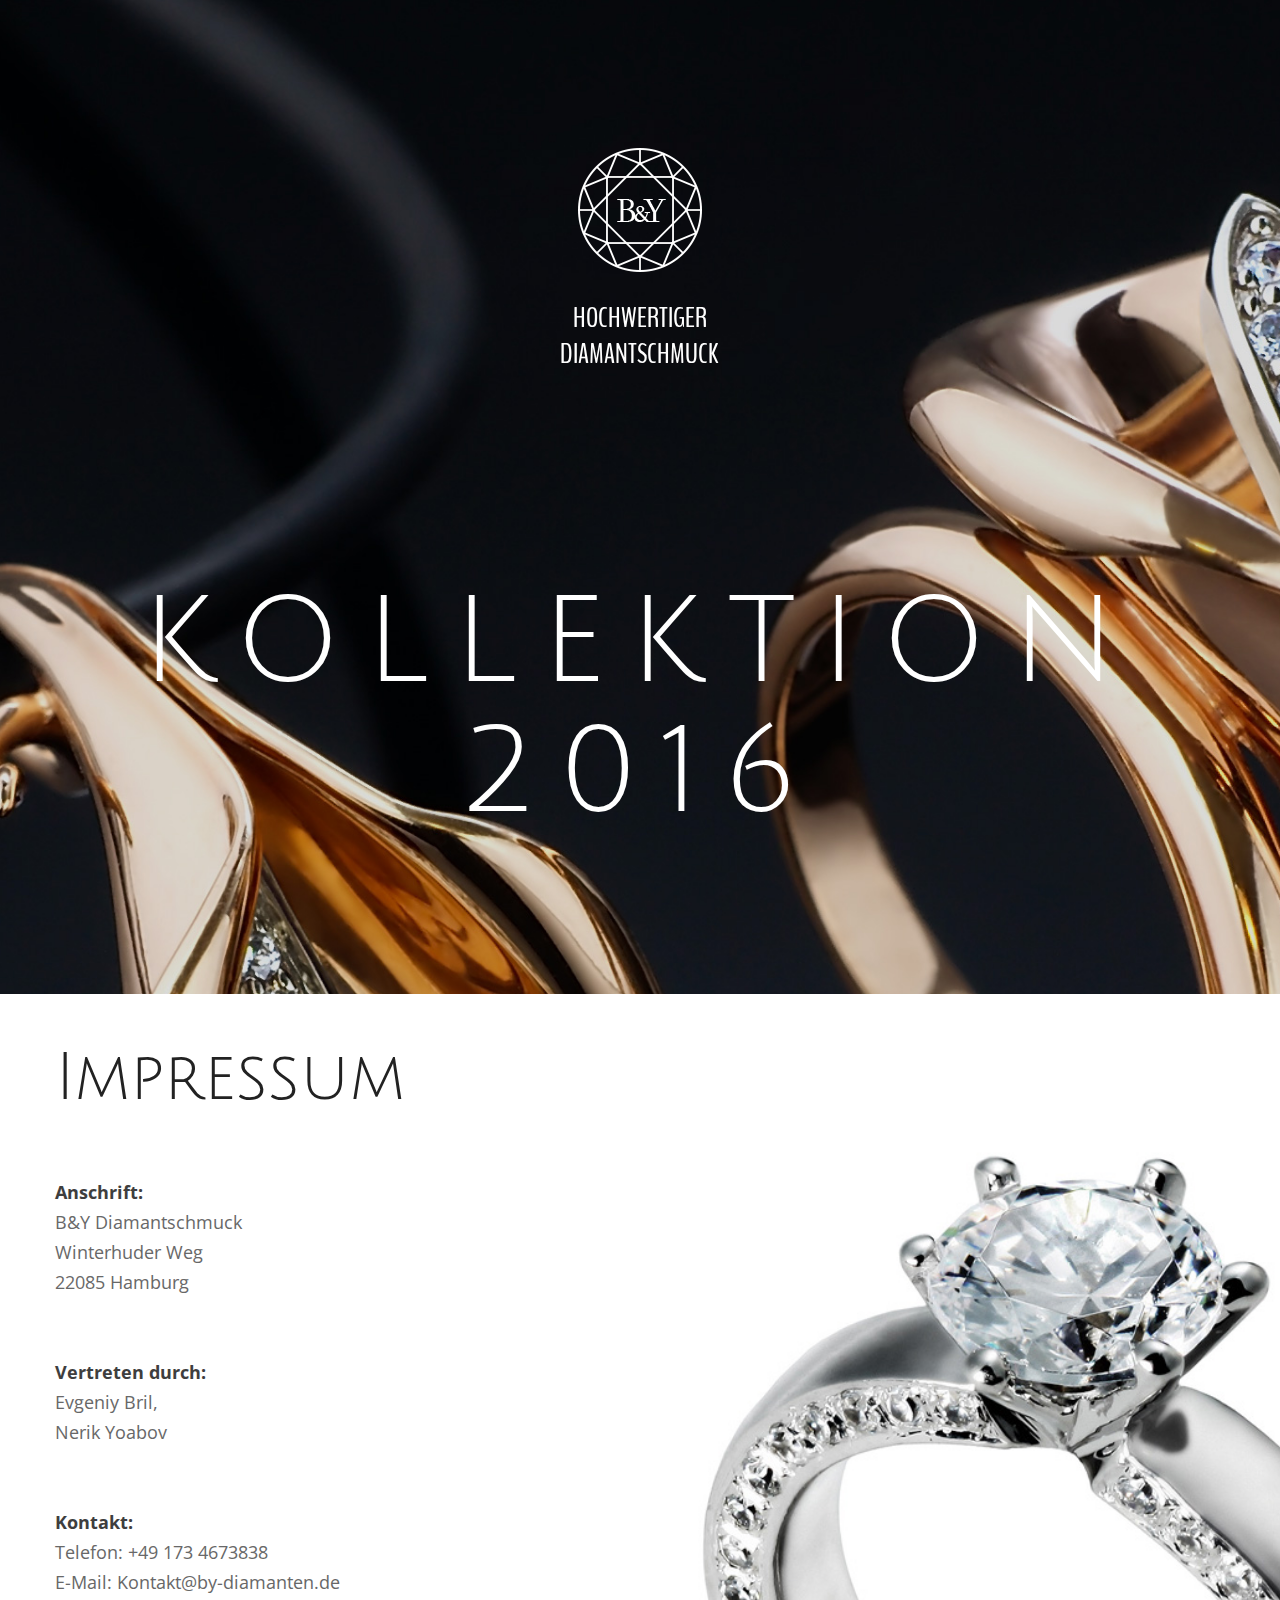
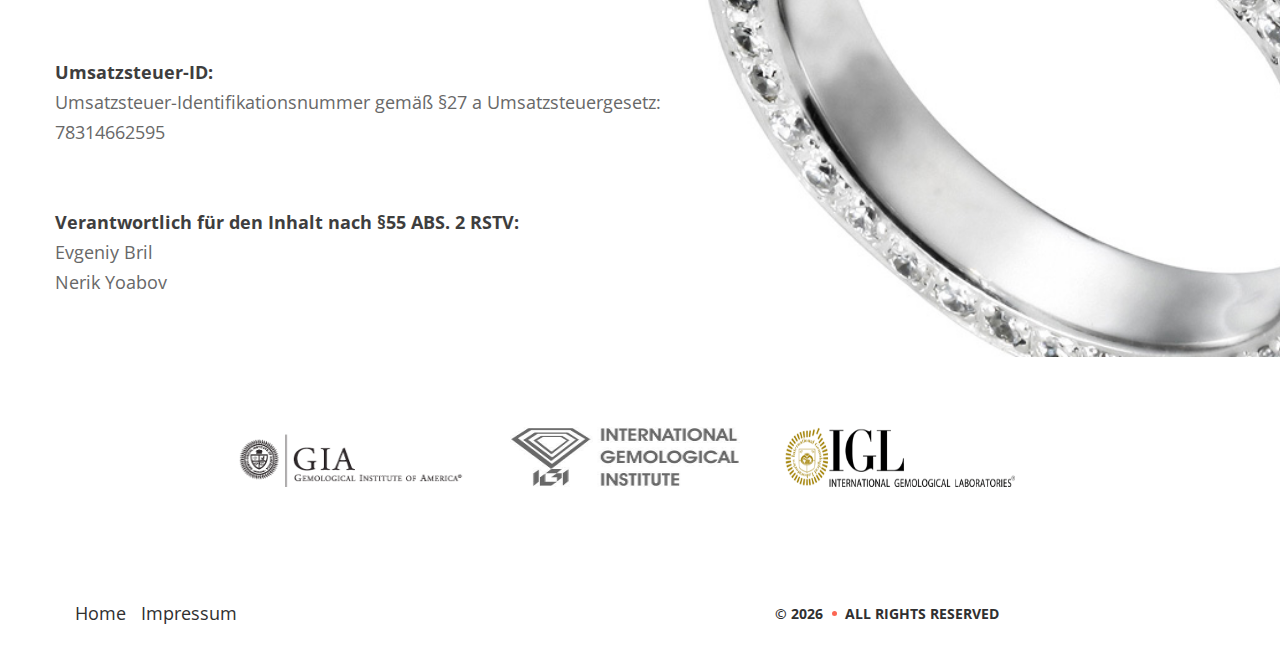
<file: impressum.html>
<!DOCTYPE html>
<html lang="en">
<head>
    <title>Home</title>
    <meta charset="utf-8">
    <meta name="format-detection" content="telephone=no"/>
    <link rel="icon" href="black.ico" type="image/x-icon">
    <link href="black_64x64.png" rel="shortcut icon" type="image/png">
    <link rel="apple-touch-icon" href="black.png"/>

    <link rel="stylesheet" href="css/grid.css">
    <link rel="stylesheet" href="css/style.css">
    <link rel="stylesheet" href="css/owl-carousel.css">
    <link rel="stylesheet" href="css/google-map.css">
    <script src="js/jquery.js"></script>
    <script src="js/jquery-migrate-1.2.1.js"></script>

    <!--[if lt IE 9]>
    <html class="lt-ie9">
    <div style=' clear: both; text-align:center; position: relative;'>
        <a href="http://windows.microsoft.com/en-US/internet-explorer/..">
            <img src="images/ie8-panel/warning_bar_0000_us.jpg" border="0" height="42" width="820"
                 alt="You are using an outdated browser. For a faster, safer browsing experience, upgrade for free today."/>
        </a>
    </div>
    <script src="js/html5shiv.js"></script>
    <![endif]-->

    <script src='js/device.min.js'></script>
</head>

<body>
<div class="page">
    <!--========================================================
                              HEADER
    =========================================================-->
    <header>
        <section class="parallax header-border" data-url="images/page_parallax01.jpg" data-mobile="true"
                 data-speed=".3">
            <div class="container">
                <div class="cnt well">
                    <div class="brand">
                        <h1 class="brand_name">
                            <a href="./"><img src="images/page_logo.png" alt=""></a>
                        </h1>

                        <p class="brand_slogan">
                            Hochwertiger<br>Diamantschmuck
                        </p>
                    </div>
                    <h4><span>Kollektion 2016</span></h4>
                    <!--<a class="btn" href="#">order catalogue</a> -->
                </div>
            </div>
        </section>
    </header>
    <!--========================================================
                              CONTENT
    =========================================================-->
    <main>
        <section class="well-2 bg">
            <div class="container">
                <div class="row">
                    <div class="grid_7">
                        <div class="cnt2">
                            <h3>Impressum</h3>

                            <p><span>Anschrift:</span></p>

                            <p>B&Y Diamantschmuck<br/>
                                Winterhuder Weg <br/>
                                22085 Hamburg<br/>
                                <br/><br/>
                                <span>Vertreten durch:</span>
                                <br/>
                                Evgeniy Bril, <br/>
                                Nerik Yoabov<br/>
                                <br/><br/>

                                <span>Kontakt:</span><br/>
                                Telefon: +49 173 4673838<br/>
                                E-Mail: Kontakt@by-diamanten.de<br/>
                                <br/><br/>

                                <span>Umsatzsteuer-ID:</span><br/>
                                Umsatzsteuer-Identifikationsnummer gemäß §27 a Umsatzsteuergesetz: 78314662595<br/>
                                <br/><br/>

                                <span>Verantwortlich für den Inhalt nach §55 ABS. 2 RSTV:</span><br/>

                                Evgeniy Bril <br/>
                                Nerik Yoabov<br/>
                                <br/><br/>
                            </p>
                        </div>
                    </div>
                </div>
            </div>
        </section>
        <!--<section class="parallax parallax__mod well-5" data-url="images/page_parallax03.jpg" data-mobile="true"
                 data-speed=".6">
            <div class="container">
                <div class="row">
                    <div class="grid_6">


                    </div>
                </div>
            </div>

        </section>-->
    </main>

    <!--========================================================
                              FOOTER
    =========================================================-->
    <footer>
        <div class="container">
            <div class="well-7">
                <div class="row" style="text-align: center">
                    <div class="footer_logo">
                        <a href="http://www.gia.edu/" target="_blank"><img src="images/2_gia.png" ></a>
                        <a href="http://www.igiworldwide.com/" target="_blank"><img src="images/4_igi.png" ></a>
                        <a href="http://www.igl-labs.com/" target="_blank"><img src="images/igl.png" style="max-height: 60px"></a>
                    </div>
                </div>
            </div>
            <div class="footer well-7">
                <div class="row">
                    <div class="grid_3" style="padding-left:20px">
                        <a href="/index.html">Home</a>
                        <a href="/impressum.html" style="padding-left:10px">Impressum</a>
                    </div>
                    <div class="grid_4">

                    </div>
                    <div class="grid_3">
                        <div class="copyright">
                            © <span id="copyright-year"></span><span class="dot"></span>All Rights Reserved
                            <!-- {%FOOTER_LINK} -->
                        </div>
                    </div>
                </div>
            </div>
        </div>

    </footer>
</div>

<script src="js/script.js"></script>
<!--coded by Gawuw-->
</body>
</html>
</file>
<file: css/google-map.css>
/*==================  GOOGLE MAP  ======================*/
.map_model {
  height: 484px;
}
.map_model img {
  max-width: none !important;
}
@media (max-width: 767px) {
  .map_model {
    height: 400px;
  }
}
@media (max-width: 479px) {
  .map_model {
    height: 400px;
  }
}
.map_locations {
  display: none;
}
</file>
<file: css/grid.css>
/*==========================================================
                        NORMALIZE
==========================================================*/
html,
body,
div,
span,
applet,
object,
iframe,
h1,
h2,
h3,
h4,
h5,
h6,
p,
blockquote,
pre,
a,
abbr,
acronym,
address,
big,
cite,
code,
del,
dfn,
em,
img,
ins,
kbd,
q,
s,
samp,
small,
strike,
strong,
sub,
sup,
tt,
var,
b,
u,
i,
center,
dl,
dt,
dd,
ol,
ul,
li,
fieldset,
form,
label,
legend,
table,
caption,
tbody,
tfoot,
thead,
tr,
th,
td,
article,
aside,
canvas,
details,
embed,
figure,
figcaption,
footer,
header,
hgroup,
menu,
nav,
output,
ruby,
section,
summary,
time,
mark,
audio,
video {
  margin: 0;
  padding: 0;
  border: 0;
  font-size: 100%;
  font: inherit;
  vertical-align: top;
}
article,
aside,
details,
figcaption,
figure,
footer,
header,
hgroup,
menu,
nav,
section {
  display: block;
}
body {
  line-height: 1;
}
ol,
ul {
  list-style: none;
}
blockquote,
q {
  quotes: none;
}
blockquote:before,
blockquote:after,
q:before,
q:after {
  content: '';
  content: none;
}
table {
  border-collapse: collapse;
  border-spacing: 0;
}
/*==========================================================
                        GRID SYSTEM
==========================================================*/
.container,
.container-fluid {
  margin-right: auto;
  margin-left: auto;
  -moz-box-sizing: border-box;
  -webkit-box-sizing: border-box;
  box-sizing: border-box;
}
.container:before,
.container-fluid:before,
.row:before,
.container:after,
.container-fluid:after,
.row:after {
  content: " ";
  display: table;
}
.container:after,
.container-fluid:after,
.row:after {
  clear: both;
}
.container-fluid [class*="grid_"] {
  float: left;
  width: 8.33333333%;
  min-height: 1px;
}
.container-fluid .grid_12 {
  width: 100%;
}
.container-fluid .grid_11 {
  width: 91.66666667%;
}
.container-fluid .grid_10 {
  width: 83.33333333%;
}
.container-fluid .grid_9 {
  width: 75%;
}
.container-fluid .grid_8 {
  width: 66.66666667%;
}
.container-fluid .grid_7 {
  width: 58.33333333%;
}
.container-fluid .grid_6 {
  width: 50%;
}
.container-fluid .grid_5 {
  width: 41.66666667%;
}
.container-fluid .grid_4 {
  width: 33.33333333%;
}
.container-fluid .grid_3 {
  width: 25%;
}
.container-fluid .grid_2 {
  width: 16.66666667%;
}
.container-fluid .grid_1 {
  width: 8.33333333%;
}
.container-fluid .preffix_12 {
  margin-left: 100%;
}
.container-fluid .preffix_11 {
  margin-left: 91.66666667%;
}
.container-fluid .preffix_10 {
  margin-left: 83.33333333%;
}
.container-fluid .preffix_9 {
  margin-left: 75%;
}
.container-fluid .preffix_8 {
  margin-left: 66.66666667%;
}
.container-fluid .preffix_7 {
  margin-left: 58.33333333%;
}
.container-fluid .preffix_6 {
  margin-left: 50%;
}
.container-fluid .preffix_5 {
  margin-left: 41.66666667%;
}
.container-fluid .preffix_4 {
  margin-left: 33.33333333%;
}
.container-fluid .preffix_3 {
  margin-left: 25%;
}
.container-fluid .preffix_2 {
  margin-left: 16.66666667%;
}
.container-fluid .preffix_1 {
  margin-left: 8.33333333%;
}
.container,
.container-fluid {
  width: 1170px;
}
.container .row {
  margin-left: -30px;
}
.container [class*="grid_"] {
  float: left;
  min-height: 1px;
  margin-left: 30px;
}
.container .grid_12 {
  width: 1170px;
}
.container .grid_11 {
  width: 1070px;
}
.container .grid_10 {
  width: 970px;
}
.container .grid_9 {
  width: 870px;
}
.container .grid_8 {
  width: 770px;
}
.container .grid_7 {
  width: 670px;
}
.container .grid_6 {
  width: 570px;
}
.container .grid_5 {
  width: 470px;
}
.container .grid_4 {
  width: 370px;
}
.container .grid_3 {
  width: 270px;
}
.container .grid_2 {
  width: 170px;
}
.container .grid_1 {
  width: 70px;
}
.container .preffix_12 {
  margin-left: 1230px;
}
.container .preffix_11 {
  margin-left: 1130px;
}
.container .preffix_10 {
  margin-left: 1030px;
}
.container .preffix_9 {
  margin-left: 930px;
}
.container .preffix_8 {
  margin-left: 830px;
}
.container .preffix_7 {
  margin-left: 730px;
}
.container .preffix_6 {
  margin-left: 630px;
}
.container .preffix_5 {
  margin-left: 530px;
}
.container .preffix_4 {
  margin-left: 430px;
}
.container .preffix_3 {
  margin-left: 330px;
}
.container .preffix_2 {
  margin-left: 230px;
}
.container .preffix_1 {
  margin-left: 130px;
}
@media (min-width: 980px) and (max-width: 1199px) {
  .container,
  .container-fluid {
    width: 940px;
  }
  .container .row {
    margin-left: -20px;
  }
  .container [class*="grid_"] {
    float: left;
    min-height: 1px;
    margin-left: 20px;
  }
  .container .grid_12 {
    width: 940px;
  }
  .container .grid_11 {
    width: 860px;
  }
  .container .grid_10 {
    width: 780px;
  }
  .container .grid_9 {
    width: 700px;
  }
  .container .grid_8 {
    width: 620px;
  }
  .container .grid_7 {
    width: 540px;
  }
  .container .grid_6 {
    width: 460px;
  }
  .container .grid_5 {
    width: 380px;
  }
  .container .grid_4 {
    width: 300px;
  }
  .container .grid_3 {
    width: 220px;
  }
  .container .grid_2 {
    width: 140px;
  }
  .container .grid_1 {
    width: 60px;
  }
  .container .preffix_12 {
    margin-left: 980px;
  }
  .container .preffix_11 {
    margin-left: 900px;
  }
  .container .preffix_10 {
    margin-left: 820px;
  }
  .container .preffix_9 {
    margin-left: 740px;
  }
  .container .preffix_8 {
    margin-left: 660px;
  }
  .container .preffix_7 {
    margin-left: 580px;
  }
  .container .preffix_6 {
    margin-left: 500px;
  }
  .container .preffix_5 {
    margin-left: 420px;
  }
  .container .preffix_4 {
    margin-left: 340px;
  }
  .container .preffix_3 {
    margin-left: 260px;
  }
  .container .preffix_2 {
    margin-left: 180px;
  }
  .container .preffix_1 {
    margin-left: 100px;
  }
}
@media (min-width: 768px) and (max-width: 979px) {
  .container,
  .container-fluid {
    width: 748px;
  }
  .container .row {
    margin-left: -20px;
  }
  .container [class*="grid_"] {
    float: left;
    min-height: 1px;
    margin-left: 20px;
  }
  .container .grid_12 {
    width: 748px;
  }
  .container .grid_11 {
    width: 684px;
  }
  .container .grid_10 {
    width: 620px;
  }
  .container .grid_9 {
    width: 556px;
  }
  .container .grid_8 {
    width: 492px;
  }
  .container .grid_7 {
    width: 428px;
  }
  .container .grid_6 {
    width: 364px;
  }
  .container .grid_5 {
    width: 300px;
  }
  .container .grid_4 {
    width: 236px;
  }
  .container .grid_3 {
    width: 172px;
  }
  .container .grid_2 {
    width: 108px;
  }
  .container .grid_1 {
    width: 44px;
  }
  .container .preffix_12 {
    margin-left: 788px;
  }
  .container .preffix_11 {
    margin-left: 724px;
  }
  .container .preffix_10 {
    margin-left: 660px;
  }
  .container .preffix_9 {
    margin-left: 596px;
  }
  .container .preffix_8 {
    margin-left: 532px;
  }
  .container .preffix_7 {
    margin-left: 468px;
  }
  .container .preffix_6 {
    margin-left: 404px;
  }
  .container .preffix_5 {
    margin-left: 340px;
  }
  .container .preffix_4 {
    margin-left: 276px;
  }
  .container .preffix_3 {
    margin-left: 212px;
  }
  .container .preffix_2 {
    margin-left: 148px;
  }
  .container .preffix_1 {
    margin-left: 84px;
  }
}
@media (max-width: 767px) {
  .container,
  .container-fluid {
    width: 420px;
    padding: 0;
  }
  .container .row {
    margin-left: 0;
  }
  .row + .row,
  [class*="grid_"] + [class*="grid_"] {
    margin-top: 30px;
  }
  .container [class*="grid_"],
  .container-fluid [class*="grid_"] {
    float: none;
    display: block;
    width: 100%;
    margin-left: 0;
  }
}
@media (max-width: 479px) {
  body {
    padding: 0;
  }
  .container,
  .container-fluid {
    width: 300px;
    padding: 0 15px;
  }
  .row {
    margin-left: 0;
  }
}
</file>
<file: css/style.css>
@import "animate.css";
@import url(//maxcdn.bootstrapcdn.com/font-awesome/4.3.0/css/font-awesome.min.css);
@import url(//fonts.googleapis.com/css?family=Julius+Sans+One);
@import url(//fonts.googleapis.com/css?family=Mr+Dafoe);
@import url(//fonts.googleapis.com/css?family=BenchNine:400,700,300);
@import url(//fonts.googleapis.com/css?family=Open+Sans:400,700,300);
@import url(https://fonts.googleapis.com/css?family=Roboto+Condensed:400,300,700&subset=latin,cyrillic-ext,cyrillic);

/*========================================================
                      Main Styles
=========================================================*/
body {
    background: #222222;
    color: #303030;
    font: 400 18px/26px 'Open Sans', sans-serif;
    -webkit-text-size-adjust: none;
}

[ng\:cloak], [ng-cloak], [data-ng-cloak], [x-ng-cloak], .ng-cloak, .x-ng-cloak {
    display: none !important;
}

img {
    max-width: 100%;
    height: auto;
}

h1 {
    font-size: 130px;
    line-height: 140px;
}

h2 {
    font-size: 90px;
    line-height: 100px;
}

h3 {
    font-size: 65px;
    line-height: 80px;
}

h4 {
    font-size: 60px;
    line-height: 72px;
}

h5 {
    font-size: 48px;
    line-height: 60px;
}

h6 {
    font-size: 26px;
    line-height: 26px;
}

p a:hover,
ul a:hover {
    text-decoration: underline;
}

p .fa,
ul .fa {
    text-decoration: none;
}

time {
    display: block;
}

a {
    font: inherit;
    color: inherit;
    text-decoration: none;
    -moz-transition: 0.3s;
    -o-transition: 0.3s;
    -webkit-transition: 0.3s;
    transition: 0.3s;
}

a:focus {
    outline: none;
}

a[href^="tel:"],
a[href^="callto:"] {
    color: inherit;
    text-decoration: none;
}

strong {
    font-weight: 700;
}

.fa {
    line-height: inherit;
}

[class*='fa-']:before {
    font-weight: 400;
    font-family: 'FontAwesome';
}

.page {
    overflow: hidden;
    min-height: 500px;
}

.lt-ie9 .page {
    min-width: 1200px;
}

/*=======================================================
                       Main Layout
=========================================================*/
/*=======================================================
                        Components
=========================================================*/
/*==================     Brand     ======================*/
.brand {
    display: inline-block;
    /*  border: 1px solid #fff;*/
    padding: 65px 0;
    padding-bottom: 41px;
    color: #fff;
}

.brand_name {
    display: inline-block;
}

.brand_name + * {
    margin-top: 14px;
}

.brand_slogan {
    padding-right: 43px;
    padding-left: 42px;
    font-size: 28px;
    line-height: 36px;
    font-family: 'BenchNine', sans-serif;
    text-transform: uppercase;
}


/*==================  Backgrounds  ======================*/
.bg-primary {
    /*background: #fc6653;*/
}

.bg-primary__full-before {
    position: relative;
    display: block;
}

.bg-primary__full-before:before,
.bg-primary__full-before:after {
    content: " ";
    display: table;
}

.bg-primary__full-before:after {
    clear: both;
}

.bg-primary__full-before:before {
    content: "";
    position: absolute;
    top: 0;
    bottom: 0;
    right: 100%;
    background: inherit;
    width: 3000px;
    height: inherit;
    display: inline-block;
}

.bg {
    background: #fff;
    background: url(../images/page_img01.jpg) no-repeat center center;
    background-size: cover;
}

/*==================     Icons     ======================*/
/*==================    Buttons    ======================*/
.btn {
    background: #fc6653;
    text-transform: uppercase;
    display: inline-block;
    color: #fff;
    padding: 18px 53px;
    font-family: 'BenchNine', sans-serif;
    font-size: 28px;
    line-height: 36px;
    letter-spacing: 2.1px;

}

.btn:hover {
    background: #fb2308;
}

/*==================    Lists  ======================*/
.soc-list li {
    float: left;
    position: relative;
}

.soc-list li a {
    width: 42px;
    height: 42px;
    border: 1px solid #dadada;
    -webkit-border-radius: 50%;
    -moz-border-radius: 50%;
    border-radius: 50%;
    -moz-box-sizing: border-box;
    -webkit-box-sizing: border-box;
    box-sizing: border-box;
    text-align: center;
    color: #3f3f3f;
    display: inline-block;
    font-size: 14px;
    line-height: 42px;
}

.soc-list li a:hover {
    text-decoration: none;
    color: #fc6653;
}

@media (max-width: 1199px) {
    .soc-list li a {
        width: 32px;
        height: 32px;
        font-size: 14px;
        line-height: 32px;
    }
}

@media (max-width: 979px) {
    .soc-list li a {
        width: 28px;
        height: 28px;
        font-size: 12px;
        line-height: 28px;
    }
}

.soc-list li + li {
    margin-left: 3px;
}

/*==================      Box , Cnt     ======================*/
.box {
    /*margin-left: 25.64102564102564%;*/
    display: block;
    background: #fff;
    position: relative;
}

.box:before,
.box:after {
    content: " ";
    display: table;
}

.box:after {
    clear: both;
}

.box:after {
    content: "";
    position: absolute;
    top: 0;
    bottom: 0;
    left: 100%;
    background: inherit;
    width: 3000px;
    height: inherit;
    display: inline-block;
}

@media (max-width: 979px) {
    .box {
        margin-left: 0;
    }
}

.box_aside {
    float: left;
    position: relative;
    overflow: hidden;
}

.box_aside img {
    max-height: 373px;
    max-width: 373px;
}

.box_aside .img-cut {
    position: absolute;
    top: 23px;
    right: 0;
}

.box_aside .img-cut_top {
    position: absolute;
    top: 0;
    right: 0;
    width: 0;
    height: 0;
    border-style: solid;
    border-width: 38px 38px 38px 0;
    border-color: transparent #ffffff transparent transparent;
}

.box_aside .img-cut_top:after {
    content: "";
    position: absolute;
    bottom: 0;
    left: 0;
    right: 0;
    width: 38px;
    height: 700px;
    display: block;
    background: #fff;
}

.box_aside .img-cut_bottom {
    position: absolute;
    top: 76px;
    right: 0;
    width: 0;
    height: 0;
    border-style: solid;
    border-width: 38px 38px 38px 0;
    border-color: transparent #ffffff transparent transparent;
}

.box_aside .img-cut_bottom:before {
    content: "";
    position: absolute;
    top: 0;
    left: 0;
    right: 0;
    width: 38px;
    height: 700px;
    display: block;
    background: #fff;
}

@media (max-width: 767px) {
    .box_aside .img-cut {
        display: none;
    }
}

.box_cnt {
   /* margin-left: 25.64102564102564%;*/
    overflow: hidden;
    background: #fff;
    /*padding-left: 32px;*/
    padding-left: 25.64102564102564%;
    padding-top: 81px;
    padding-bottom: 70px;
    font-size: 18px;
    line-height: 26px;
}

.box_cnt h6 {
    font-size: 18px;
    font-weight: 700;
    text-transform: uppercase;
}

.box_cnt h6 + p {
    margin-top: 34px;
}

.box_cnt p {
    color: #686868;
}

@media (max-width: 767px) {
    .box {
        text-align: center;
    }

    .box_aside {
        float: none;
    }

    .box_aside img {
        width: 100%;
    }

    .box_cnt {
        padding-left: 0;
        padding: 30px 15px;
    }
}

.box-2:before,
.box-2:after {
    content: " ";
    display: table;
}

.box-2:after {
    clear: both;
}

.box-2_aside {
    padding-top: 2px;
    min-width: 80px;
    float: left;
    margin-right: 19px;
    font-size: 45px;
    line-height: 45px;
    font-family: 'Julius Sans One', sans-serif;
}

.box-2_cnt {
    overflow: hidden;
    padding-right: 100px;
}

.box-2_cnt h6 {
    font-size: 18px;
    font-weight: 700;
}

.box-2_cnt h6 + p {
    margin-top: 19px;
}

.box-2_cnt p {
    font-size: 18px;
    line-height: 26px;
    color: #777777;
}

@media (max-width: 1199px) {
    .box-2_cnt {
        padding-right: 0;
    }
}

@media (max-width: 979px) {
    .box-2 {
        text-align: center;
    }

    .box-2_aside {
        float: none;
        display: block;
        margin-right: 0;
    }
}

.box-3:before,
.box-3:after {
    content: " ";
    display: table;
}

.box-3:after {
    clear: both;
}

.box-3_aside + .box-3_cnt {
    margin-top: 29.5px;
}

.box-3_cnt .price {
    font-weight: normal;
    font-size: 30px;
    line-height: 30px;
    font-family: 'Trebuchet MS', sans-serif;
    color: #fc6653;
}

.box-3_cnt .price + p {
    margin-top: 15px;
}

.box-3_cnt p {
    font-weight: 700;
}

.box-4 {
    background: #fff;
}

.box-4:before,
.box-4:after {
    content: " ";
    display: table;
}

.box-4:after {
    clear: both;
}

.box-4_aside time {
    position: relative;
    text-align: center;
    margin-right: auto;
    margin-left: auto;
    margin-top: -49px;
    color: #fff;
    width: 139px;
    height: 139px;
    background: #fcd08a;
    -webkit-border-radius: 50%;
    -moz-border-radius: 50%;
    border-radius: 50%;
}

.box-4_aside time span {
    position: relative;
    line-height: 197px;
    font-size: 14px;
    font-weight: 700;
    letter-spacing: 1.05px;
    text-transform: uppercase;
}

.box-4_aside time span:before {
    position: absolute;
    top: 0;
    left: 50%;
    margin-left: -39px;
    margin-top: -60px;
    font-size: 60px;
    line-height: 60px;
    font-weight: 700;
    content: attr(data-day);
}

.box-4_aside + .box-4_cnt {
    margin-top: 27px;
}

.box-4_cnt {
    padding-left: 55px;
    padding-bottom: 58px;
    padding-right: 30px;
}

.box-4_cnt h6 {
    font-size: 16px;
    line-height: 26px;
    font-weight: 700;
    text-transform: uppercase;
}

.box-4_cnt h6 + p {
    margin-top: 8px;
}

.box-4_cnt p {
    font-size: 14px;
    line-height: 26px;
    color: #6e6e6e;
}

@media (max-width: 979px) {
    .box-4_cnt {
        text-align: center;
    }
}

@media (max-width: 767px) {
    .box-4_aside img {
        width: 100%;
    }

    .box-4_cnt {
        padding-left: 20px;
        padding-right: 20px;
    }
}

.cnt {
    text-align: center;
}

.cnt .brand + h4 {
    margin-top: 165px;
}

@media (max-width: 767px) {
    .cnt .brand + h4 {
        margin-top: 100px;
    }
}

.cnt h4 {
    color: #fcd08a;
    font-family: 'Mr Dafoe', cursive;
}

.cnt h4 span {
    display: block;
    font-size: 120px;
    line-height: 130px;
    font-family: 'Julius Sans One', sans-serif;
    color: #fff;
    text-transform: uppercase;
    letter-spacing: 24px;
    margin-top: 25px;
}


@media (max-width: 1199px) {
    .cnt h4 span {
        font-size: 90px;
        line-height: 100px;
        letter-spacing: 14px;
    }
}

@media (max-width: 767px) {
    .cnt h4 span {
        font-size: 60px;
        line-height: 70px;
        letter-spacing: normal;
    }
}

@media (max-width: 479px) {
    .cnt h4 span {
        font-size: 40px;
        line-height: 50px;
    }
}

.cnt h4 + a {
    margin-top: 45px;
}

.cnt2 {
    /*margin-bottom: 294px;*/
}

.cnt2 h3 {
    color: #222222;
    font-family: 'Julius Sans One', sans-serif;
}

.cnt2 h3 + p {
    margin-top: 58px;
}

.cnt2 p {
    color: #686868;
    font-size: 18px;
    line-height: 30px;
}

.cnt2 p span {
    font-weight: 700;
    color: #3e3e3e;
}

@media (max-width: 767px) {
    .cnt2 {
        text-align: center;
    }
}

@media (max-width: 479px) {
    .cnt2 h3 {
        font-size: 41px;
        line-height: 60px;
    }
}

.cnt3 {
    text-align: right;
    color: #fff;
    padding-right: 72px;
    padding-top: 66px;
    padding-bottom: 79px;
    margin-bottom: -125px;
}

.cnt3 .price {
    font-size: 72px;
    line-height: 80px;
    font-family: 'Trebuchet MS', sans-serif;
}

.cnt3 .price + h6 {
    margin-top: 23px;
}

.cnt3 h6 {
    font-weight: 700;
    text-transform: uppercase;
}

.cnt3 h6 + p {
    margin-top: 17px;
}

.cnt3 p {
    font-size: 20px;
    line-height: 30px;
}

@media (max-width: 767px) {
    .cnt3 {
        padding-right: 20px;
        text-align: center;
    }
}

.cnt4 {
    position: relative;
}

.cnt4 h4 {
    font-size: 58px;
    line-height: 65px;
    font-family: 'Julius Sans One', sans-serif;
    color: #222222;
}

/*.de-header {
    font-size: 58px;
    line-height: 65px;
    font-family: 'Julius Sans One', sans-serif;
    color: #222222;
}

.ru-header {
    font-size: 58px;
    line-height: 65px;

    color: #222222;
}*/

.cnt4 h4 + * {
    margin-top: 89px;
}

.cnt4 .img-off {
    /* margin-top: -318px;*/
    position: relative;
    z-index: 10;
    max-width: none;
}

@media (max-width: 1432px) {
    .cnt4 .img-off {
        max-width: 100%;
    }
}

@media (max-width: 767px) {
    .cnt4 .img-off {
        margin-top: 0;
    }
}

.cnt4 .box-2 + .box-2 {
    margin-top: 59px;
}

.cnt4 h3 {
    color: #222222;
    text-transform: uppercase;
    font-family: 'Julius Sans One', sans-serif;
}

.cnt4 hr {
    padding: 0;
    margin: 0;
    border: none;
    display: block;
    height: 4px;
    background: #0c0b0d;
}

.cnt4 .row + h3 {
    margin-top: 155px;
}

@media (max-width: 767px) {
    .cnt4 .row + h3 {
        margin-top: 80px;
    }
}

.cnt4 h3 + hr {
    margin-top: 43px;
}

.cnt4 hr + * {
    margin-top: 68px;
}

@media (max-width: 979px) {
    .cnt4 h4,
    .cnt4 h3 {
        text-align: center;
    }
}

@media (max-width: 767px) {
    .cnt4 {
        text-align: center;
    }
}

@media (max-width: 479px) {
    .cnt4 h3 {
        font-size: 46px;
        line-height: 60px;
    }
}

/*==================     ToTop     ======================*/
.toTop {
    width: 62px;
    height: 62px;
    font-size: 30px;
    line-height: 62px;
    color: #fff;
    background: #fc6653;
    position: fixed;
    right: 66px;
    bottom: 180px;
    display: none;
    overflow: hidden;
    text-align: center;
    text-decoration: none;
    z-index: 20;
}

.toTop:hover {
    color: #fff;
    background: #fcd08a;
    text-decoration: none;
}

@media only screen and (max-width: 1399px) {
    .toTop {
        display: none !important;
    }
}

/*==================  RD Parallax    ======================*/
.parallax {
    position: relative;
    overflow: hidden;
}

.parallax_image,
.parallax_pattern {
    position: absolute;
    top: 0;
    left: 0;
    right: 0;
    height: 100%;
    background-position: center center;
    will-change: transform;
}

.parallax_image {
    background-repeat: no-repeat;
    -webkit-background-size: cover;
    background-size: cover;
}

.parallax_pattern {
    background-repeat: repeat;
}

.parallax_cnt {
    position: relative;
}

@media (max-width: 767px) {
    .parallax__mod .parallax_image,
    .parallax__mod .parallax_pattern {
        background-position: 40% center;
    }
}

/*==================   Countdown   ======================*/
.countdown-rtl {
    direction: rtl;
}

.countdown-holding span {
    color: #888;
}

.countdown-row {
    clear: both;
}

.countdown-section {
    display: inline-block;
    font-size: 20px;
    line-height: 24px;
    text-align: center;
    width: 78px;
    height: 78px;
    background: #fff;
    -webkit-border-radius: 50%;
    -moz-border-radius: 50%;
    border-radius: 50%;
}

.countdown-section + .countdown-section {
    position: relative;
    margin-left: 32px;
}

.countdown-amount {
    text-align: center;
    font-size: 40px;
    line-height: 78px;
    color: #121213;
    font-weight: 600;
    font-family: 'Open Sans', sans-serif;
}

.countdown-period {
    display: block;
    text-transform: uppercase;
    font-weight: 600;
    color: #fff;
    font-size: 12px;
    line-height: 20px;
    opacity: 0.8;
}

.lt-ie9 .countdown-period {
    filter: alpha(opacity=80);
}

.countdown-amount + .countdown-period {
    margin-top: 15px;
}

.countdown-descr {
    display: block;
    width: 100%;
}

@media (min-width: 768px) and (max-width: 979px) {
    .countdown-section + .countdown-section {
        margin-left: 15px;
    }

    .countdown-section + .countdown-section:before {
        margin-right: 34px;
    }
}

@media (min-width: 480px) and (max-width: 767px) {
    .countdown-section {
        font-size: 18px;
    }

    .countdown-section + .countdown-section {
        margin-left: 15px;
    }

    .countdown-section + .countdown-section:before {
        margin-right: 14px;
        font-size: 40px;
        line-height: 40px;
        margin-top: -20px;
    }

    .countdown-amount {
        font-size: 40px;
        line-height: 78px;
    }

    .countdown-amount + .countdown-period {
        margin-top: 15px;
    }
}

@media (max-width: 479px) {
    .countdown-section {
        font-size: 14px;
        line-height: 20px;
        width: 55px;
        height: 55px;
    }

    .countdown-section + .countdown-section {
        margin-left: 10px;
    }

    .countdown-period {
        font-size: 12px;
        line-height: 20px;
    }

    .countdown-amount {
        font-size: 30px;
        line-height: 55px;
    }

    .countdown-amount + .countdown-period {
        margin-top: 5px;
    }
}

/*========================================================
                     HEADER  Section
=========================================================*/
header {
    background: #090b0f;
}

header .header-border {
    /* border-bottom: 10px solid #565657;*/
}

/*========================================================
                     CONTENT  Section
=========================================================*/
main {
    display: block;
    background: #ffffff;
}

main .countdown-block {
    color: #fff;
    text-align: center;
}

main .countdown-block h2 {
    font-family: 'Mr Dafoe', cursive;
}

main .countdown-block h2 + h5 {
    margin-top: 39px;
}

main .countdown-block h5 {
    font-family: 'Julius Sans One', sans-serif;
    letter-spacing: 9.6px;
    text-transform: uppercase;
}

main .countdown-block h5 span {
    display: block;
    font-size: 18px;
    line-height: 36px;
    letter-spacing: normal;
}

main .countdown-block * + .countdown {
    margin-top: 25px;
}

@media (max-width: 767px) {
    main .countdown-block {
        text-align: center;
    }
}

@media (max-width: 479px) {
    main .countdown-block h2 {
        font-size: 72px;
        line-height: 80px;
    }

    main .countdown-block h5 {
        font-size: 30px;
        line-height: 40px;
    }
}

/*==================      Well     ======================*/
.well {
    padding-top: 81px;
    padding-bottom: 156px;
}

.well-2 {
    position: relative;
    z-index: 10;
    /*padding-top: 105px;*/
    padding-top: 45px;
}

.well-2 .row + .row {
    margin-top: 127px;
}

.well-3 {
    position: relative;
    z-index: 1;
    padding-top: 176px;
    /*padding-bottom: 460px;*/
}

@media (max-width: 767px) {
    .well-3 {
        padding-top: 200px;
        padding-bottom: 200px;
    }
}

.well-4 {
    padding-top: 132px;
    padding-bottom: 76px;
}

.well-5 {
    padding-top: 121px;
    padding-bottom: 153px;
}

.well-6 {
    padding-top: 159px;
    padding-bottom: 140px;
}

.well-7 {
    padding-top: 50px;
    padding-bottom: 43px;
}

/*========================================================
                     FOOTER  Styles
=========================================================*/
footer {
    background: white;
    position: relative;
    z-index: 10;
    overflow: hidden;
}

footer .footer {
    position: relative;
    z-index: 9000;
    background: #fff;
    display: inline-block;
    /*border-bottom: 8px solid #fcd08a;*/
}

footer .footer:before,
footer .footer:after {
    content: " ";
    display: table;
}

footer .footer:after {
    clear: both;
}

footer .footer .soc-list {
    display: inline-block;
    float: right;
    padding-top: 8px;
}

footer .footer address {
    position: relative;
    display: block;
    margin-left: auto;
    margin-right: auto;
    text-align: center;
}

footer .footer address p {
    display: inline-block;
    position: relative;
    font-style: normal;
    text-align: left;
    font-size: 14px;
    line-height: 22px;
    font-weight: 700;
    text-transform: uppercase;
    padding-left: 52px;
}

footer .footer address p:before {
    content: url(../images/page_footer-icon.png);
    position: absolute;
    top: 50%;
    margin-top: -19.5px;
    left: 0;
}

@media (max-width: 1199px) {
    footer .footer address p {
        font-size: 13px;
    }
}

footer .footer .copyright {
    display: inline-block;
    font-size: 14px;
    line-height: 20px;
    font-weight: 700;
    text-transform: uppercase;
    float: right;
    /*padding-right: 26px;*/
    /*margin-top: 18px;*/
    margin-top: 4px;
}

footer .footer .copyright .dot {
    position: relative;
    font-size: 14px;
    line-height: 20px;
    padding: 0 11px;
}

footer .footer .copyright .dot:before {
    content: "";
    width: 5px;
    height: 5px;
    background: #fc6653;
    -webkit-border-radius: 50%;
    -moz-border-radius: 50%;
    border-radius: 50%;
    position: absolute;
    top: 50%;
    margin-top: -2.5px;
    left: 50%;
    margin-left: -2.5px;
}

@media (max-width: 1199px) {
    footer .footer .copyright {
        padding-right: 15px;
        font-size: 13px;
        margin-top: 2px;
    }
}

footer .map {
    margin-top: -150px;
}

@media (max-width: 1199px) {
    footer {
        text-align: center;
    }
}

@media (max-width: 1320px) {
    footer {
        background: #fff;
    }

    footer .map {
        border-top: 8px solid #fcd08a;
        margin-top: 20px;
    }

    footer .footer {
        border: none;
        display: inline-block;
    }

    footer .footer .soc-list,
    footer .footer .copyright {
        float: none;
        text-align: center;
        padding-right: 0;
    }
}

/* add css for well-5 block */
#img-well5 {
    display: inline-block;
    float: right;
    width: 50%;
}



.lang {
    z-index: 1;
    position: absolute;
    background: inherit;
    top: 10px;
    right: 20px;
}

#ru {
    max-height: 60px;
    max-width: 80px;
}
#de {
    max-height: 60px;
    max-width: 80px;
}

.scroll {
    position: fixed;
    bottom: 40px;
    right: 20px;
    z-index: 9999;
}

#text_scroll {
    text-align: right;
}

#text_scroll span {
    font-size: 28px;
    color: red;
    font-family: 'BenchNine', sans-serif;
}

#text_scroll > p > a {
    text-decoration: none;
    border-bottom: 1px dashed #999999;
    color: #999999;
}

.btnWhite {
    box-shadow: 0px 0px 10px 2px rgba(119, 119, 119, 0.75);
    -moz-box-shadow: 0px 0px 10px 2px rgba(119, 119, 119, 0.75);
    -webkit-box-shadow: 0px 0px 10px 2px rgba(119, 119, 119, 0.75);
    color: black;
    background: white;
    border: 1px black inset;
    border-radius: 3px;
}

#btnCatalog {
    padding: 9px 40px;
}

.btnWhite:hover {
    background: white;
}

#catalog {
    margin: 20px auto;
}

.img-catalog {
    margin: 5px 5px 5px 20px;
    border: 3px solid #555;
}

#warum {
    margin-left: 0;
}

.footer_logo img {
    margin: 20px;
    max-width: 230px;
    min-width: 230px;
    max-height: 60px;
    min-height: 60px;
}

@media (min-width: 740px) and (max-width: 1000px) {
    .footer_logo img {
        display: block;
        margin: 20px auto;
    }

}

@media (min-width: 1190px) and (max-width: 1200px) {
    .box_cnt {
        padding-left: 0;
        padding-top: 40px;
    }
}

@media (min-width: 980px) and (max-width: 1190px) {
    .box_cnt {
        padding-left: 0;
        padding-top: 70px;
    }
}

@media (min-width: 920px) and (max-width: 980px) {
    .box_cnt {
        padding-left: 0;
        padding-top: 0px;
    }
}

@media (min-width: 740px) and (max-width: 920px) {
    .box_cnt {
        padding-left: 0;
        padding-top: 10px;
    }
}
</file>
